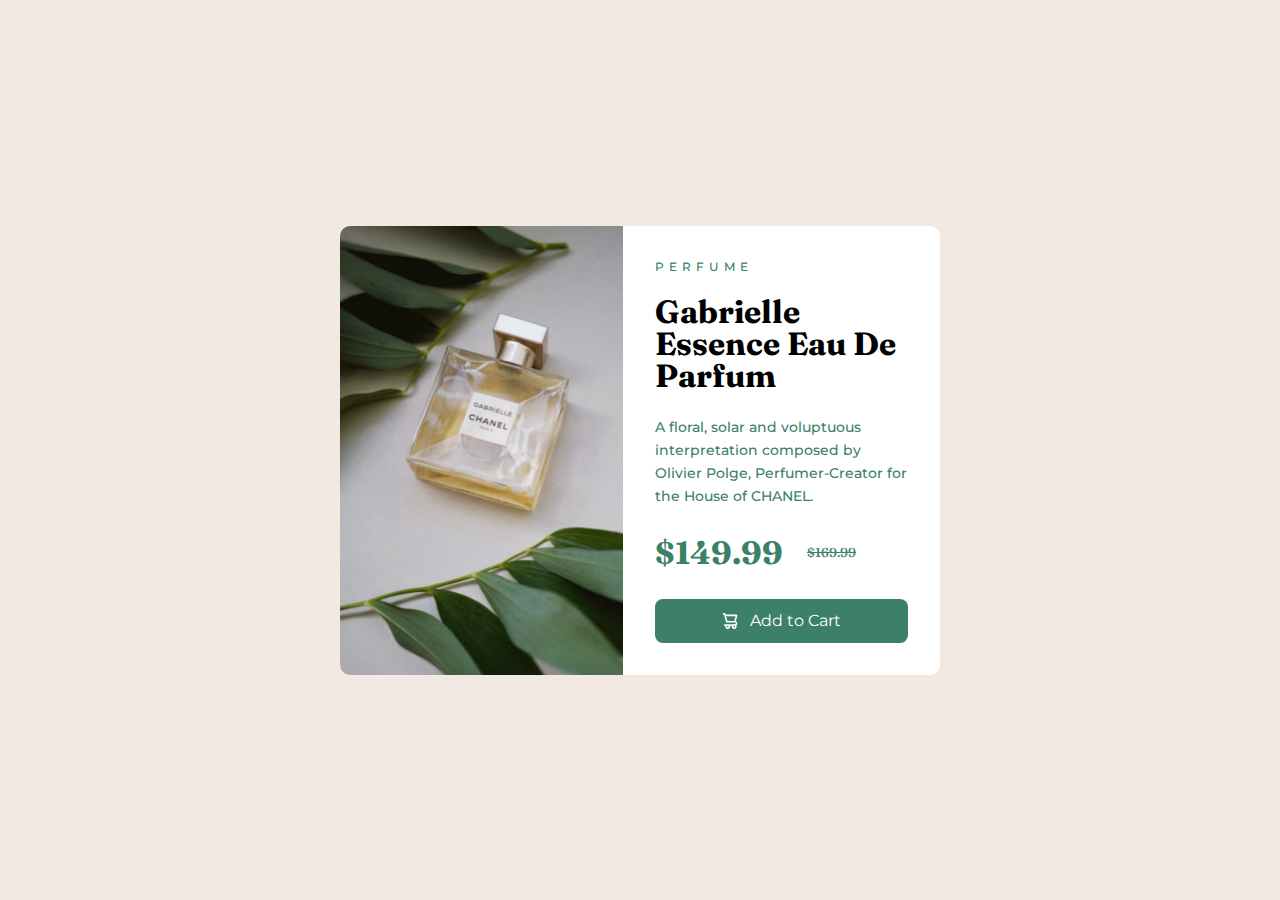
<file: index.html>
<!DOCTYPE html>
<html lang="en">
<head>
    <meta charset="UTF-8">
    <meta name="viewport" content="width=device-width, initial-scale=1.0">
    <title>product preview card component</title>
    <link rel="stylesheet" href="./style.css">
    <link href="https://fonts.googleapis.com/css2?family=Fraunces:ital,opsz,wght@0,9..144,100..900;1,9..144,100..900&family=Montserrat:ital@0;1&display=swap" rel="stylesheet">
    <link href="https://fonts.googleapis.com/css2?family=Montserrat:ital,wght@0,100..900;1,100..900&display=swap" rel="stylesheet">
</head>
<body>
    <main class="bg-Cream font-Montserrat text-base flex items-center justify-center min-h-screen">
        <article class="bg-White md:max-w-screen-card max-w-screen-mobile rounded-10 overflow-hidden flex flex-col md:flex-row box-border">
            <picture class="lg:w-1/2 w-full">
                <source media="(min-width: 768px)" srcset="img/image-product-desktop.jpg"/>
                <source media="(max-width: 768px)" srcset="img/image-product-mobile.jpg"/>
                <img src="images/image-product-mobile.jpg"
                     alt="produce image" class="w-full h-full object-cover"/>
            </picture>
            <div class="lg:w-1/2 w-full flex flex-col p-300">
                <span class="text-slogan text-Darkcyan">PERFUME</span>
                <h1 class="font-Fraunces text-heading md:mt-150 mt-100">Gabrielle Essence Eau De Parfum</h1>
                <p class="text-Darkcyan text-parag md:mt-200 mt-120">A floral, solar and voluptuous interpretation composed by Olivier Polge, Perfumer-Creator for the House of CHANEL.</p>
                <div class="flex items-center gap-200 text-Darkcyan font-Fraunces mt-250">
                    <span class="text-heading">$149.99</span>  <span class="text-disc line-through"> $169.99</span>
                </div>
                <div class="addtocart mt-270">
                    <a href="#" class="bg-Darkcyan hover:bg-Verydarkblue transition-all duration-300 flex flex-row  justify-center items-center text-White rounded-8 gap-100 py-90">
                        <img src="./img/icon-cart.svg" alt="">
                        <button>                        
                            Add to Cart
                        </button>
                    </a>
                </div>
            </div>
        </article>
    </main>
</body>
</html>
</file>
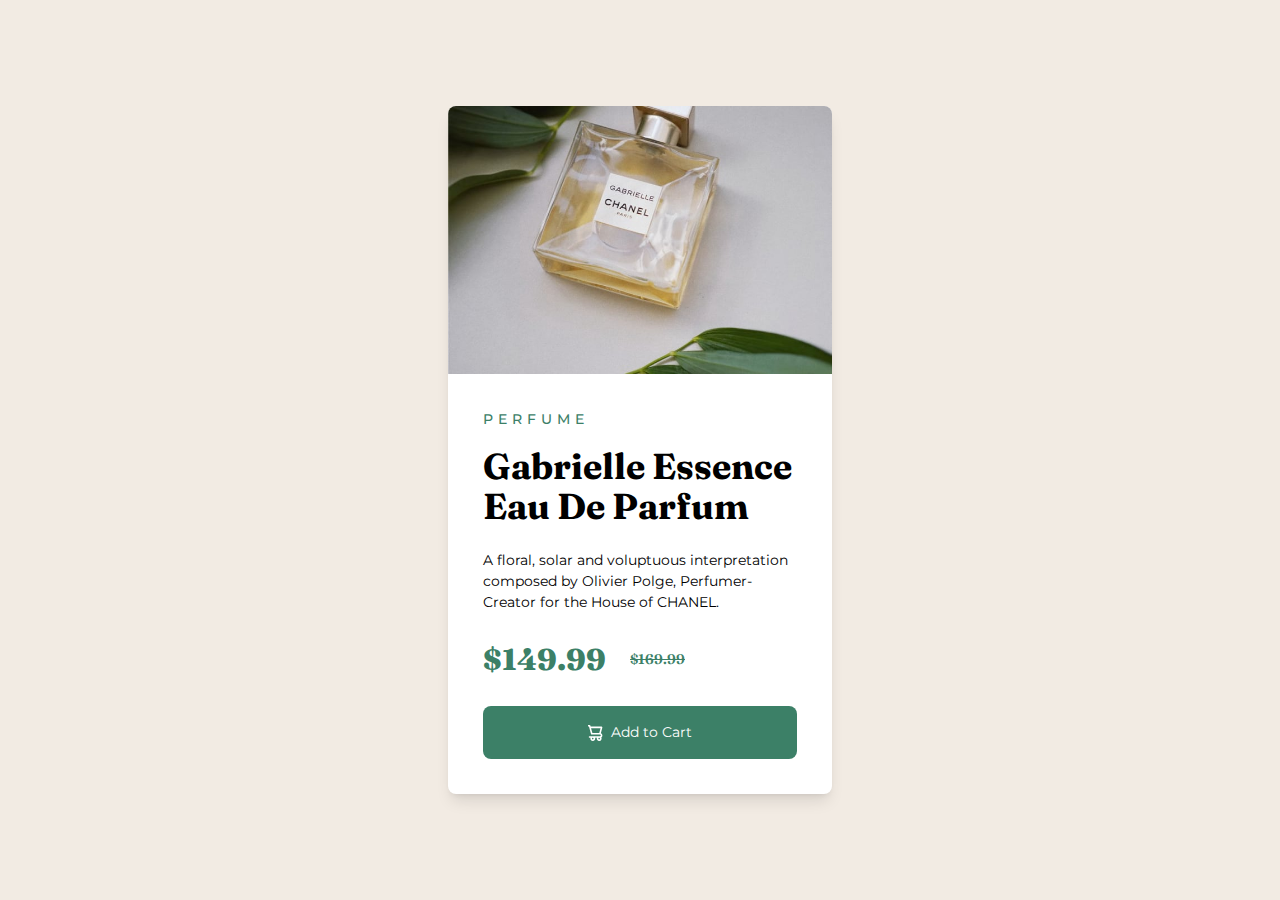
<file: src/index.html>
<!DOCTYPE html>
<html lang="en">
<head>
    <meta charset="UTF-8">
    <meta name="viewport" content="width=device-width, initial-scale=1.0">
    <title>product preview card component</title>
    <link rel="stylesheet" href="./style.css">
    <link href="https://fonts.googleapis.com/css2?family=Fraunces:ital,opsz,wght@0,9..144,100..900;1,9..144,100..900&family=Montserrat:ital@0;1&display=swap" rel="stylesheet">
</head>
<body class="bg-Cream font-Montserrat text-[14px] flex items-center justify-center min-h-screen box-border">
    <div class="card-container  w-full max-w-xs sm:max-w-sm lg:max-w-[600px] bg-White shadow-lg flex flex-col lg:flex-row relative rounded-lg overflow-hidden">
        <div class="image-content flex flex-1 ">
            <img class="w-full block lg:hidden" src="./img/image-product-mobile.jpg" alt="">
            <img class="w-full  hidden lg:block" src="./img/image-product-desktop.jpg" alt="">
        </div>
        <div class="text-content flex flex-1 flex-col box-border lg:max-w-[300px] p-[35px] gap-6">
            <div class="heading flex flex-col gap-4">
                <h2 class="tracking-[5px] uppercase text-Darkcyan font-medium">perfume</h2>
                <h1 class="font-Fraunces font-bold text-4xl">Gabrielle Essence Eau De Parfum</h1>
            </div>
            <div class="paragraph">
                A floral, solar and voluptuous interpretation composed by Olivier Polge, Perfumer-Creator for the House of CHANEL.
            </div>
            <div class="price flex items-center gap-6 text-Darkcyan font-Fraunces">
                <div class="correct-price font-extrabold text-[30px]">
                    <p>$149.99</p>
                </div>
                <div class="discount-price line-through font-semibold">
                    <p>$169.99</p>
                </div>
            </div>
            <div class="addtocart ">
                <a href="#" class="mx-w-[230px]  bg-Darkcyan hover:bg-Verydarkblue flex flex-row  justify-center items-center text-White rounded-lg gap-2 p-4 ">
                    <img src="./img/icon-cart.svg" alt="">
                    <button>                        
                        Add to Cart
                    </button>
                </a>
            </div>
        </div>
    </div>
</body>
</html>
</file>
<file: style.css>
/*! normalize.css v8.0.1 | MIT License | github.com/necolas/normalize.css */

/* Document
   ========================================================================== */

/**
 * 1. Correct the line height in all browsers.
 * 2. Prevent adjustments of font size after orientation changes in iOS.
 */

html {
  line-height: 1.15;
  /* 1 */
  -webkit-text-size-adjust: 100%;
  /* 2 */
}

/* Sections
   ========================================================================== */

/**
 * Remove the margin in all browsers.
 */

body {
  margin: 0;
}

/**
 * Render the `main` element consistently in IE.
 */

main {
  display: block;
}

/**
 * Correct the font size and margin on `h1` elements within `section` and
 * `article` contexts in Chrome, Firefox, and Safari.
 */

h1 {
  font-size: 2em;
  margin: 0.67em 0;
}

/* Grouping content
   ========================================================================== */

/**
 * 1. Add the correct box sizing in Firefox.
 * 2. Show the overflow in Edge and IE.
 */

hr {
  box-sizing: content-box;
  /* 1 */
  height: 0;
  /* 1 */
  overflow: visible;
  /* 2 */
}

/**
 * 1. Correct the inheritance and scaling of font size in all browsers.
 * 2. Correct the odd `em` font sizing in all browsers.
 */

pre {
  font-family: monospace, monospace;
  /* 1 */
  font-size: 1em;
  /* 2 */
}

/* Text-level semantics
   ========================================================================== */

/**
 * Remove the gray background on active links in IE 10.
 */

a {
  background-color: transparent;
}

/**
 * 1. Remove the bottom border in Chrome 57-
 * 2. Add the correct text decoration in Chrome, Edge, IE, Opera, and Safari.
 */

abbr[title] {
  border-bottom: none;
  /* 1 */
  text-decoration: underline;
  /* 2 */
  -webkit-text-decoration: underline dotted;
          text-decoration: underline dotted;
  /* 2 */
}

/**
 * Add the correct font weight in Chrome, Edge, and Safari.
 */

b,
strong {
  font-weight: bolder;
}

/**
 * 1. Correct the inheritance and scaling of font size in all browsers.
 * 2. Correct the odd `em` font sizing in all browsers.
 */

code,
kbd,
samp {
  font-family: monospace, monospace;
  /* 1 */
  font-size: 1em;
  /* 2 */
}

/**
 * Add the correct font size in all browsers.
 */

small {
  font-size: 80%;
}

/**
 * Prevent `sub` and `sup` elements from affecting the line height in
 * all browsers.
 */

sub,
sup {
  font-size: 75%;
  line-height: 0;
  position: relative;
  vertical-align: baseline;
}

sub {
  bottom: -0.25em;
}

sup {
  top: -0.5em;
}

/* Embedded content
   ========================================================================== */

/**
 * Remove the border on images inside links in IE 10.
 */

img {
  border-style: none;
}

/* Forms
   ========================================================================== */

/**
 * 1. Change the font styles in all browsers.
 * 2. Remove the margin in Firefox and Safari.
 */

button,
input,
optgroup,
select,
textarea {
  font-family: inherit;
  /* 1 */
  font-size: 100%;
  /* 1 */
  line-height: 1.15;
  /* 1 */
  margin: 0;
  /* 2 */
}

/**
 * Show the overflow in IE.
 * 1. Show the overflow in Edge.
 */

button,
input {
  /* 1 */
  overflow: visible;
}

/**
 * Remove the inheritance of text transform in Edge, Firefox, and IE.
 * 1. Remove the inheritance of text transform in Firefox.
 */

button,
select {
  /* 1 */
  text-transform: none;
}

/**
 * Correct the inability to style clickable types in iOS and Safari.
 */

button,
[type="button"],
[type="reset"],
[type="submit"] {
  -webkit-appearance: button;
}

/**
 * Remove the inner border and padding in Firefox.
 */

button::-moz-focus-inner,
[type="button"]::-moz-focus-inner,
[type="reset"]::-moz-focus-inner,
[type="submit"]::-moz-focus-inner {
  border-style: none;
  padding: 0;
}

/**
 * Restore the focus styles unset by the previous rule.
 */

button:-moz-focusring,
[type="button"]:-moz-focusring,
[type="reset"]:-moz-focusring,
[type="submit"]:-moz-focusring {
  outline: 1px dotted ButtonText;
}

/**
 * Correct the padding in Firefox.
 */

fieldset {
  padding: 0.35em 0.75em 0.625em;
}

/**
 * 1. Correct the text wrapping in Edge and IE.
 * 2. Correct the color inheritance from `fieldset` elements in IE.
 * 3. Remove the padding so developers are not caught out when they zero out
 *    `fieldset` elements in all browsers.
 */

legend {
  box-sizing: border-box;
  /* 1 */
  color: inherit;
  /* 2 */
  display: table;
  /* 1 */
  max-width: 100%;
  /* 1 */
  padding: 0;
  /* 3 */
  white-space: normal;
  /* 1 */
}

/**
 * Add the correct vertical alignment in Chrome, Firefox, and Opera.
 */

progress {
  vertical-align: baseline;
}

/**
 * Remove the default vertical scrollbar in IE 10+.
 */

textarea {
  overflow: auto;
}

/**
 * 1. Add the correct box sizing in IE 10.
 * 2. Remove the padding in IE 10.
 */

[type="checkbox"],
[type="radio"] {
  box-sizing: border-box;
  /* 1 */
  padding: 0;
  /* 2 */
}

/**
 * Correct the cursor style of increment and decrement buttons in Chrome.
 */

[type="number"]::-webkit-inner-spin-button,
[type="number"]::-webkit-outer-spin-button {
  height: auto;
}

/**
 * 1. Correct the odd appearance in Chrome and Safari.
 * 2. Correct the outline style in Safari.
 */

[type="search"] {
  -webkit-appearance: textfield;
  /* 1 */
  outline-offset: -2px;
  /* 2 */
}

/**
 * Remove the inner padding in Chrome and Safari on macOS.
 */

[type="search"]::-webkit-search-decoration {
  -webkit-appearance: none;
}

/**
 * 1. Correct the inability to style clickable types in iOS and Safari.
 * 2. Change font properties to `inherit` in Safari.
 */

::-webkit-file-upload-button {
  -webkit-appearance: button;
  /* 1 */
  font: inherit;
  /* 2 */
}

/* Interactive
   ========================================================================== */

/*
 * Add the correct display in Edge, IE 10+, and Firefox.
 */

details {
  display: block;
}

/*
 * Add the correct display in all browsers.
 */

summary {
  display: list-item;
}

/* Misc
   ========================================================================== */

/**
 * Add the correct display in IE 10+.
 */

template {
  display: none;
}

/**
 * Add the correct display in IE 10.
 */

[hidden] {
  display: none;
}

/*! tailwindcss v3.4.7 | MIT License | https://tailwindcss.com */

/*
1. Prevent padding and border from affecting element width. (https://github.com/mozdevs/cssremedy/issues/4)
2. Allow adding a border to an element by just adding a border-width. (https://github.com/tailwindcss/tailwindcss/pull/116)
*/

*,
::before,
::after {
  box-sizing: border-box;
  /* 1 */
  border-width: 0;
  /* 2 */
  border-style: solid;
  /* 2 */
  border-color: currentColor;
  /* 2 */
}

::before,
::after {
  --tw-content: '';
}

/*
1. Use a consistent sensible line-height in all browsers.
2. Prevent adjustments of font size after orientation changes in iOS.
3. Use a more readable tab size.
4. Use the user's configured `sans` font-family by default.
5. Use the user's configured `sans` font-feature-settings by default.
6. Use the user's configured `sans` font-variation-settings by default.
7. Disable tap highlights on iOS
*/

html,
:host {
  line-height: 1.5;
  /* 1 */
  -webkit-text-size-adjust: 100%;
  /* 2 */
  -moz-tab-size: 4;
  /* 3 */
  -o-tab-size: 4;
     tab-size: 4;
  /* 3 */
  font-family: ui-sans-serif, system-ui, sans-serif, "Apple Color Emoji", "Segoe UI Emoji", "Segoe UI Symbol", "Noto Color Emoji";
  /* 4 */
  font-feature-settings: normal;
  /* 5 */
  font-variation-settings: normal;
  /* 6 */
  -webkit-tap-highlight-color: transparent;
  /* 7 */
}

/*
1. Remove the margin in all browsers.
2. Inherit line-height from `html` so users can set them as a class directly on the `html` element.
*/

body {
  margin: 0;
  /* 1 */
  line-height: inherit;
  /* 2 */
}

/*
1. Add the correct height in Firefox.
2. Correct the inheritance of border color in Firefox. (https://bugzilla.mozilla.org/show_bug.cgi?id=190655)
3. Ensure horizontal rules are visible by default.
*/

hr {
  height: 0;
  /* 1 */
  color: inherit;
  /* 2 */
  border-top-width: 1px;
  /* 3 */
}

/*
Add the correct text decoration in Chrome, Edge, and Safari.
*/

abbr:where([title]) {
  -webkit-text-decoration: underline dotted;
          text-decoration: underline dotted;
}

/*
Remove the default font size and weight for headings.
*/

h1,
h2,
h3,
h4,
h5,
h6 {
  font-size: inherit;
  font-weight: inherit;
}

/*
Reset links to optimize for opt-in styling instead of opt-out.
*/

a {
  color: inherit;
  text-decoration: inherit;
}

/*
Add the correct font weight in Edge and Safari.
*/

b,
strong {
  font-weight: bolder;
}

/*
1. Use the user's configured `mono` font-family by default.
2. Use the user's configured `mono` font-feature-settings by default.
3. Use the user's configured `mono` font-variation-settings by default.
4. Correct the odd `em` font sizing in all browsers.
*/

code,
kbd,
samp,
pre {
  font-family: ui-monospace, SFMono-Regular, Menlo, Monaco, Consolas, "Liberation Mono", "Courier New", monospace;
  /* 1 */
  font-feature-settings: normal;
  /* 2 */
  font-variation-settings: normal;
  /* 3 */
  font-size: 1em;
  /* 4 */
}

/*
Add the correct font size in all browsers.
*/

small {
  font-size: 80%;
}

/*
Prevent `sub` and `sup` elements from affecting the line height in all browsers.
*/

sub,
sup {
  font-size: 75%;
  line-height: 0;
  position: relative;
  vertical-align: baseline;
}

sub {
  bottom: -0.25em;
}

sup {
  top: -0.5em;
}

/*
1. Remove text indentation from table contents in Chrome and Safari. (https://bugs.chromium.org/p/chromium/issues/detail?id=999088, https://bugs.webkit.org/show_bug.cgi?id=201297)
2. Correct table border color inheritance in all Chrome and Safari. (https://bugs.chromium.org/p/chromium/issues/detail?id=935729, https://bugs.webkit.org/show_bug.cgi?id=195016)
3. Remove gaps between table borders by default.
*/

table {
  text-indent: 0;
  /* 1 */
  border-color: inherit;
  /* 2 */
  border-collapse: collapse;
  /* 3 */
}

/*
1. Change the font styles in all browsers.
2. Remove the margin in Firefox and Safari.
3. Remove default padding in all browsers.
*/

button,
input,
optgroup,
select,
textarea {
  font-family: inherit;
  /* 1 */
  font-feature-settings: inherit;
  /* 1 */
  font-variation-settings: inherit;
  /* 1 */
  font-size: 100%;
  /* 1 */
  font-weight: inherit;
  /* 1 */
  line-height: inherit;
  /* 1 */
  letter-spacing: inherit;
  /* 1 */
  color: inherit;
  /* 1 */
  margin: 0;
  /* 2 */
  padding: 0;
  /* 3 */
}

/*
Remove the inheritance of text transform in Edge and Firefox.
*/

button,
select {
  text-transform: none;
}

/*
1. Correct the inability to style clickable types in iOS and Safari.
2. Remove default button styles.
*/

button,
input:where([type='button']),
input:where([type='reset']),
input:where([type='submit']) {
  -webkit-appearance: button;
  /* 1 */
  background-color: transparent;
  /* 2 */
  background-image: none;
  /* 2 */
}

/*
Use the modern Firefox focus style for all focusable elements.
*/

:-moz-focusring {
  outline: auto;
}

/*
Remove the additional `:invalid` styles in Firefox. (https://github.com/mozilla/gecko-dev/blob/2f9eacd9d3d995c937b4251a5557d95d494c9be1/layout/style/res/forms.css#L728-L737)
*/

:-moz-ui-invalid {
  box-shadow: none;
}

/*
Add the correct vertical alignment in Chrome and Firefox.
*/

progress {
  vertical-align: baseline;
}

/*
Correct the cursor style of increment and decrement buttons in Safari.
*/

::-webkit-inner-spin-button,
::-webkit-outer-spin-button {
  height: auto;
}

/*
1. Correct the odd appearance in Chrome and Safari.
2. Correct the outline style in Safari.
*/

[type='search'] {
  -webkit-appearance: textfield;
  /* 1 */
  outline-offset: -2px;
  /* 2 */
}

/*
Remove the inner padding in Chrome and Safari on macOS.
*/

::-webkit-search-decoration {
  -webkit-appearance: none;
}

/*
1. Correct the inability to style clickable types in iOS and Safari.
2. Change font properties to `inherit` in Safari.
*/

::-webkit-file-upload-button {
  -webkit-appearance: button;
  /* 1 */
  font: inherit;
  /* 2 */
}

/*
Add the correct display in Chrome and Safari.
*/

summary {
  display: list-item;
}

/*
Removes the default spacing and border for appropriate elements.
*/

blockquote,
dl,
dd,
h1,
h2,
h3,
h4,
h5,
h6,
hr,
figure,
p,
pre {
  margin: 0;
}

fieldset {
  margin: 0;
  padding: 0;
}

legend {
  padding: 0;
}

ol,
ul,
menu {
  list-style: none;
  margin: 0;
  padding: 0;
}

/*
Reset default styling for dialogs.
*/

dialog {
  padding: 0;
}

/*
Prevent resizing textareas horizontally by default.
*/

textarea {
  resize: vertical;
}

/*
1. Reset the default placeholder opacity in Firefox. (https://github.com/tailwindlabs/tailwindcss/issues/3300)
2. Set the default placeholder color to the user's configured gray 400 color.
*/

input::-moz-placeholder, textarea::-moz-placeholder {
  opacity: 1;
  /* 1 */
  color: #9ca3af;
  /* 2 */
}

input::placeholder,
textarea::placeholder {
  opacity: 1;
  /* 1 */
  color: #9ca3af;
  /* 2 */
}

/*
Set the default cursor for buttons.
*/

button,
[role="button"] {
  cursor: pointer;
}

/*
Make sure disabled buttons don't get the pointer cursor.
*/

:disabled {
  cursor: default;
}

/*
1. Make replaced elements `display: block` by default. (https://github.com/mozdevs/cssremedy/issues/14)
2. Add `vertical-align: middle` to align replaced elements more sensibly by default. (https://github.com/jensimmons/cssremedy/issues/14#issuecomment-634934210)
   This can trigger a poorly considered lint error in some tools but is included by design.
*/

img,
svg,
video,
canvas,
audio,
iframe,
embed,
object {
  display: block;
  /* 1 */
  vertical-align: middle;
  /* 2 */
}

/*
Constrain images and videos to the parent width and preserve their intrinsic aspect ratio. (https://github.com/mozdevs/cssremedy/issues/14)
*/

img,
video {
  max-width: 100%;
  height: auto;
}

/* Make elements with the HTML hidden attribute stay hidden by default */

[hidden] {
  display: none;
}

*, ::before, ::after {
  --tw-border-spacing-x: 0;
  --tw-border-spacing-y: 0;
  --tw-translate-x: 0;
  --tw-translate-y: 0;
  --tw-rotate: 0;
  --tw-skew-x: 0;
  --tw-skew-y: 0;
  --tw-scale-x: 1;
  --tw-scale-y: 1;
  --tw-pan-x:  ;
  --tw-pan-y:  ;
  --tw-pinch-zoom:  ;
  --tw-scroll-snap-strictness: proximity;
  --tw-gradient-from-position:  ;
  --tw-gradient-via-position:  ;
  --tw-gradient-to-position:  ;
  --tw-ordinal:  ;
  --tw-slashed-zero:  ;
  --tw-numeric-figure:  ;
  --tw-numeric-spacing:  ;
  --tw-numeric-fraction:  ;
  --tw-ring-inset:  ;
  --tw-ring-offset-width: 0px;
  --tw-ring-offset-color: #fff;
  --tw-ring-color: rgb(59 130 246 / 0.5);
  --tw-ring-offset-shadow: 0 0 #0000;
  --tw-ring-shadow: 0 0 #0000;
  --tw-shadow: 0 0 #0000;
  --tw-shadow-colored: 0 0 #0000;
  --tw-blur:  ;
  --tw-brightness:  ;
  --tw-contrast:  ;
  --tw-grayscale:  ;
  --tw-hue-rotate:  ;
  --tw-invert:  ;
  --tw-saturate:  ;
  --tw-sepia:  ;
  --tw-drop-shadow:  ;
  --tw-backdrop-blur:  ;
  --tw-backdrop-brightness:  ;
  --tw-backdrop-contrast:  ;
  --tw-backdrop-grayscale:  ;
  --tw-backdrop-hue-rotate:  ;
  --tw-backdrop-invert:  ;
  --tw-backdrop-opacity:  ;
  --tw-backdrop-saturate:  ;
  --tw-backdrop-sepia:  ;
  --tw-contain-size:  ;
  --tw-contain-layout:  ;
  --tw-contain-paint:  ;
  --tw-contain-style:  ;
}

::backdrop {
  --tw-border-spacing-x: 0;
  --tw-border-spacing-y: 0;
  --tw-translate-x: 0;
  --tw-translate-y: 0;
  --tw-rotate: 0;
  --tw-skew-x: 0;
  --tw-skew-y: 0;
  --tw-scale-x: 1;
  --tw-scale-y: 1;
  --tw-pan-x:  ;
  --tw-pan-y:  ;
  --tw-pinch-zoom:  ;
  --tw-scroll-snap-strictness: proximity;
  --tw-gradient-from-position:  ;
  --tw-gradient-via-position:  ;
  --tw-gradient-to-position:  ;
  --tw-ordinal:  ;
  --tw-slashed-zero:  ;
  --tw-numeric-figure:  ;
  --tw-numeric-spacing:  ;
  --tw-numeric-fraction:  ;
  --tw-ring-inset:  ;
  --tw-ring-offset-width: 0px;
  --tw-ring-offset-color: #fff;
  --tw-ring-color: rgb(59 130 246 / 0.5);
  --tw-ring-offset-shadow: 0 0 #0000;
  --tw-ring-shadow: 0 0 #0000;
  --tw-shadow: 0 0 #0000;
  --tw-shadow-colored: 0 0 #0000;
  --tw-blur:  ;
  --tw-brightness:  ;
  --tw-contrast:  ;
  --tw-grayscale:  ;
  --tw-hue-rotate:  ;
  --tw-invert:  ;
  --tw-saturate:  ;
  --tw-sepia:  ;
  --tw-drop-shadow:  ;
  --tw-backdrop-blur:  ;
  --tw-backdrop-brightness:  ;
  --tw-backdrop-contrast:  ;
  --tw-backdrop-grayscale:  ;
  --tw-backdrop-hue-rotate:  ;
  --tw-backdrop-invert:  ;
  --tw-backdrop-opacity:  ;
  --tw-backdrop-saturate:  ;
  --tw-backdrop-sepia:  ;
  --tw-contain-size:  ;
  --tw-contain-layout:  ;
  --tw-contain-paint:  ;
  --tw-contain-style:  ;
}

.mt-100 {
  margin-top: 12px;
}

.mt-120 {
  margin-top: 16px;
}

.mt-250 {
  margin-top: 29px;
}

.mt-270 {
  margin-top: 30px;
}

.box-border {
  box-sizing: border-box;
}

.flex {
  display: flex;
}

.h-full {
  height: 100%;
}

.min-h-screen {
  min-height: 100vh;
}

.w-full {
  width: 100%;
}

.max-w-screen-mobile {
  max-width: 343px;
}

.flex-row {
  flex-direction: row;
}

.flex-col {
  flex-direction: column;
}

.items-center {
  align-items: center;
}

.justify-center {
  justify-content: center;
}

.gap-100 {
  gap: 12px;
}

.gap-200 {
  gap: 24px;
}

.overflow-hidden {
  overflow: hidden;
}

.rounded-10 {
  border-radius: 10px;
}

.rounded-8 {
  border-radius: 8px;
}

.bg-Cream {
  --tw-bg-opacity: 1;
  background-color: rgb(242 234 226 / var(--tw-bg-opacity));
}

.bg-Darkcyan {
  --tw-bg-opacity: 1;
  background-color: hsl(158 36% 37% / var(--tw-bg-opacity));
}

.bg-White {
  --tw-bg-opacity: 1;
  background-color: rgb(255 255 255 / var(--tw-bg-opacity));
}

.object-cover {
  -o-object-fit: cover;
     object-fit: cover;
}

.p-300 {
  padding: 32px;
}

.py-90 {
  padding-top: 10px;
  padding-bottom: 10px;
}

.font-Fraunces {
  font-family: Fraunces, sans;
}

.font-Montserrat {
  font-family: Montserrat, sans;
}

.text-disc {
  font-size: 13px;
  line-height: 23px;
  letter-spacing: 0px;
  font-weight: 500;
}

.text-heading {
  font-size: 32px;
  line-height: 32px;
  letter-spacing: 0px;
  font-weight: 700;
}

.text-parag {
  font-size: 14px;
  line-height: 23px;
  letter-spacing: 0px;
  font-weight: 500;
}

.text-slogan {
  font-size: 12px;
  line-height: auto;
  letter-spacing: 5px;
  font-weight: 500;
}

.text-Darkcyan {
  --tw-text-opacity: 1;
  color: hsl(158 36% 37% / var(--tw-text-opacity));
}

.text-White {
  --tw-text-opacity: 1;
  color: rgb(255 255 255 / var(--tw-text-opacity));
}

.line-through {
  text-decoration-line: line-through;
}

.transition-all {
  transition-property: all;
  transition-timing-function: cubic-bezier(0.4, 0, 0.2, 1);
  transition-duration: 150ms;
}

.duration-300 {
  transition-duration: 300ms;
}

.hover\:bg-Verydarkblue:hover {
  --tw-bg-opacity: 1;
  background-color: rgb(28 35 43 / var(--tw-bg-opacity));
}

@media (min-width: 768px) {
  .md\:mt-150 {
    margin-top: 20px;
  }

  .md\:mt-200 {
    margin-top: 24px;
  }

  .md\:max-w-screen-card {
    max-width: 600px;
  }

  .md\:flex-row {
    flex-direction: row;
  }
}

@media (min-width: 1440px) {
  .lg\:w-1\/2 {
    width: 50%;
  }
}
</file>
<file: src/style.css>
/*
! tailwindcss v3.4.3 | MIT License | https://tailwindcss.com
*/

/*
1. Prevent padding and border from affecting element width. (https://github.com/mozdevs/cssremedy/issues/4)
2. Allow adding a border to an element by just adding a border-width. (https://github.com/tailwindcss/tailwindcss/pull/116)
*/

*,
::before,
::after {
  box-sizing: border-box;
  /* 1 */
  border-width: 0;
  /* 2 */
  border-style: solid;
  /* 2 */
  border-color: currentColor;
  /* 2 */
}

::before,
::after {
  --tw-content: '';
}

/*
1. Use a consistent sensible line-height in all browsers.
2. Prevent adjustments of font size after orientation changes in iOS.
3. Use a more readable tab size.
4. Use the user's configured `sans` font-family by default.
5. Use the user's configured `sans` font-feature-settings by default.
6. Use the user's configured `sans` font-variation-settings by default.
7. Disable tap highlights on iOS
*/

html,
:host {
  line-height: 1.5;
  /* 1 */
  -webkit-text-size-adjust: 100%;
  /* 2 */
  -moz-tab-size: 4;
  /* 3 */
  -o-tab-size: 4;
     tab-size: 4;
  /* 3 */
  font-family: ui-sans-serif, system-ui, sans-serif, "Apple Color Emoji", "Segoe UI Emoji", "Segoe UI Symbol", "Noto Color Emoji";
  /* 4 */
  font-feature-settings: normal;
  /* 5 */
  font-variation-settings: normal;
  /* 6 */
  -webkit-tap-highlight-color: transparent;
  /* 7 */
}

/*
1. Remove the margin in all browsers.
2. Inherit line-height from `html` so users can set them as a class directly on the `html` element.
*/

body {
  margin: 0;
  /* 1 */
  line-height: inherit;
  /* 2 */
}

/*
1. Add the correct height in Firefox.
2. Correct the inheritance of border color in Firefox. (https://bugzilla.mozilla.org/show_bug.cgi?id=190655)
3. Ensure horizontal rules are visible by default.
*/

hr {
  height: 0;
  /* 1 */
  color: inherit;
  /* 2 */
  border-top-width: 1px;
  /* 3 */
}

/*
Add the correct text decoration in Chrome, Edge, and Safari.
*/

abbr:where([title]) {
  -webkit-text-decoration: underline dotted;
          text-decoration: underline dotted;
}

/*
Remove the default font size and weight for headings.
*/

h1,
h2,
h3,
h4,
h5,
h6 {
  font-size: inherit;
  font-weight: inherit;
}

/*
Reset links to optimize for opt-in styling instead of opt-out.
*/

a {
  color: inherit;
  text-decoration: inherit;
}

/*
Add the correct font weight in Edge and Safari.
*/

b,
strong {
  font-weight: bolder;
}

/*
1. Use the user's configured `mono` font-family by default.
2. Use the user's configured `mono` font-feature-settings by default.
3. Use the user's configured `mono` font-variation-settings by default.
4. Correct the odd `em` font sizing in all browsers.
*/

code,
kbd,
samp,
pre {
  font-family: ui-monospace, SFMono-Regular, Menlo, Monaco, Consolas, "Liberation Mono", "Courier New", monospace;
  /* 1 */
  font-feature-settings: normal;
  /* 2 */
  font-variation-settings: normal;
  /* 3 */
  font-size: 1em;
  /* 4 */
}

/*
Add the correct font size in all browsers.
*/

small {
  font-size: 80%;
}

/*
Prevent `sub` and `sup` elements from affecting the line height in all browsers.
*/

sub,
sup {
  font-size: 75%;
  line-height: 0;
  position: relative;
  vertical-align: baseline;
}

sub {
  bottom: -0.25em;
}

sup {
  top: -0.5em;
}

/*
1. Remove text indentation from table contents in Chrome and Safari. (https://bugs.chromium.org/p/chromium/issues/detail?id=999088, https://bugs.webkit.org/show_bug.cgi?id=201297)
2. Correct table border color inheritance in all Chrome and Safari. (https://bugs.chromium.org/p/chromium/issues/detail?id=935729, https://bugs.webkit.org/show_bug.cgi?id=195016)
3. Remove gaps between table borders by default.
*/

table {
  text-indent: 0;
  /* 1 */
  border-color: inherit;
  /* 2 */
  border-collapse: collapse;
  /* 3 */
}

/*
1. Change the font styles in all browsers.
2. Remove the margin in Firefox and Safari.
3. Remove default padding in all browsers.
*/

button,
input,
optgroup,
select,
textarea {
  font-family: inherit;
  /* 1 */
  font-feature-settings: inherit;
  /* 1 */
  font-variation-settings: inherit;
  /* 1 */
  font-size: 100%;
  /* 1 */
  font-weight: inherit;
  /* 1 */
  line-height: inherit;
  /* 1 */
  letter-spacing: inherit;
  /* 1 */
  color: inherit;
  /* 1 */
  margin: 0;
  /* 2 */
  padding: 0;
  /* 3 */
}

/*
Remove the inheritance of text transform in Edge and Firefox.
*/

button,
select {
  text-transform: none;
}

/*
1. Correct the inability to style clickable types in iOS and Safari.
2. Remove default button styles.
*/

button,
input:where([type='button']),
input:where([type='reset']),
input:where([type='submit']) {
  -webkit-appearance: button;
  /* 1 */
  background-color: transparent;
  /* 2 */
  background-image: none;
  /* 2 */
}

/*
Use the modern Firefox focus style for all focusable elements.
*/

:-moz-focusring {
  outline: auto;
}

/*
Remove the additional `:invalid` styles in Firefox. (https://github.com/mozilla/gecko-dev/blob/2f9eacd9d3d995c937b4251a5557d95d494c9be1/layout/style/res/forms.css#L728-L737)
*/

:-moz-ui-invalid {
  box-shadow: none;
}

/*
Add the correct vertical alignment in Chrome and Firefox.
*/

progress {
  vertical-align: baseline;
}

/*
Correct the cursor style of increment and decrement buttons in Safari.
*/

::-webkit-inner-spin-button,
::-webkit-outer-spin-button {
  height: auto;
}

/*
1. Correct the odd appearance in Chrome and Safari.
2. Correct the outline style in Safari.
*/

[type='search'] {
  -webkit-appearance: textfield;
  /* 1 */
  outline-offset: -2px;
  /* 2 */
}

/*
Remove the inner padding in Chrome and Safari on macOS.
*/

::-webkit-search-decoration {
  -webkit-appearance: none;
}

/*
1. Correct the inability to style clickable types in iOS and Safari.
2. Change font properties to `inherit` in Safari.
*/

::-webkit-file-upload-button {
  -webkit-appearance: button;
  /* 1 */
  font: inherit;
  /* 2 */
}

/*
Add the correct display in Chrome and Safari.
*/

summary {
  display: list-item;
}

/*
Removes the default spacing and border for appropriate elements.
*/

blockquote,
dl,
dd,
h1,
h2,
h3,
h4,
h5,
h6,
hr,
figure,
p,
pre {
  margin: 0;
}

fieldset {
  margin: 0;
  padding: 0;
}

legend {
  padding: 0;
}

ol,
ul,
menu {
  list-style: none;
  margin: 0;
  padding: 0;
}

/*
Reset default styling for dialogs.
*/

dialog {
  padding: 0;
}

/*
Prevent resizing textareas horizontally by default.
*/

textarea {
  resize: vertical;
}

/*
1. Reset the default placeholder opacity in Firefox. (https://github.com/tailwindlabs/tailwindcss/issues/3300)
2. Set the default placeholder color to the user's configured gray 400 color.
*/

input::-moz-placeholder, textarea::-moz-placeholder {
  opacity: 1;
  /* 1 */
  color: #9ca3af;
  /* 2 */
}

input::placeholder,
textarea::placeholder {
  opacity: 1;
  /* 1 */
  color: #9ca3af;
  /* 2 */
}

/*
Set the default cursor for buttons.
*/

button,
[role="button"] {
  cursor: pointer;
}

/*
Make sure disabled buttons don't get the pointer cursor.
*/

:disabled {
  cursor: default;
}

/*
1. Make replaced elements `display: block` by default. (https://github.com/mozdevs/cssremedy/issues/14)
2. Add `vertical-align: middle` to align replaced elements more sensibly by default. (https://github.com/jensimmons/cssremedy/issues/14#issuecomment-634934210)
   This can trigger a poorly considered lint error in some tools but is included by design.
*/

img,
svg,
video,
canvas,
audio,
iframe,
embed,
object {
  display: block;
  /* 1 */
  vertical-align: middle;
  /* 2 */
}

/*
Constrain images and videos to the parent width and preserve their intrinsic aspect ratio. (https://github.com/mozdevs/cssremedy/issues/14)
*/

img,
video {
  max-width: 100%;
  height: auto;
}

/* Make elements with the HTML hidden attribute stay hidden by default */

[hidden] {
  display: none;
}

*, ::before, ::after {
  --tw-border-spacing-x: 0;
  --tw-border-spacing-y: 0;
  --tw-translate-x: 0;
  --tw-translate-y: 0;
  --tw-rotate: 0;
  --tw-skew-x: 0;
  --tw-skew-y: 0;
  --tw-scale-x: 1;
  --tw-scale-y: 1;
  --tw-pan-x:  ;
  --tw-pan-y:  ;
  --tw-pinch-zoom:  ;
  --tw-scroll-snap-strictness: proximity;
  --tw-gradient-from-position:  ;
  --tw-gradient-via-position:  ;
  --tw-gradient-to-position:  ;
  --tw-ordinal:  ;
  --tw-slashed-zero:  ;
  --tw-numeric-figure:  ;
  --tw-numeric-spacing:  ;
  --tw-numeric-fraction:  ;
  --tw-ring-inset:  ;
  --tw-ring-offset-width: 0px;
  --tw-ring-offset-color: #fff;
  --tw-ring-color: rgb(59 130 246 / 0.5);
  --tw-ring-offset-shadow: 0 0 #0000;
  --tw-ring-shadow: 0 0 #0000;
  --tw-shadow: 0 0 #0000;
  --tw-shadow-colored: 0 0 #0000;
  --tw-blur:  ;
  --tw-brightness:  ;
  --tw-contrast:  ;
  --tw-grayscale:  ;
  --tw-hue-rotate:  ;
  --tw-invert:  ;
  --tw-saturate:  ;
  --tw-sepia:  ;
  --tw-drop-shadow:  ;
  --tw-backdrop-blur:  ;
  --tw-backdrop-brightness:  ;
  --tw-backdrop-contrast:  ;
  --tw-backdrop-grayscale:  ;
  --tw-backdrop-hue-rotate:  ;
  --tw-backdrop-invert:  ;
  --tw-backdrop-opacity:  ;
  --tw-backdrop-saturate:  ;
  --tw-backdrop-sepia:  ;
  --tw-contain-size:  ;
  --tw-contain-layout:  ;
  --tw-contain-paint:  ;
  --tw-contain-style:  ;
}

::backdrop {
  --tw-border-spacing-x: 0;
  --tw-border-spacing-y: 0;
  --tw-translate-x: 0;
  --tw-translate-y: 0;
  --tw-rotate: 0;
  --tw-skew-x: 0;
  --tw-skew-y: 0;
  --tw-scale-x: 1;
  --tw-scale-y: 1;
  --tw-pan-x:  ;
  --tw-pan-y:  ;
  --tw-pinch-zoom:  ;
  --tw-scroll-snap-strictness: proximity;
  --tw-gradient-from-position:  ;
  --tw-gradient-via-position:  ;
  --tw-gradient-to-position:  ;
  --tw-ordinal:  ;
  --tw-slashed-zero:  ;
  --tw-numeric-figure:  ;
  --tw-numeric-spacing:  ;
  --tw-numeric-fraction:  ;
  --tw-ring-inset:  ;
  --tw-ring-offset-width: 0px;
  --tw-ring-offset-color: #fff;
  --tw-ring-color: rgb(59 130 246 / 0.5);
  --tw-ring-offset-shadow: 0 0 #0000;
  --tw-ring-shadow: 0 0 #0000;
  --tw-shadow: 0 0 #0000;
  --tw-shadow-colored: 0 0 #0000;
  --tw-blur:  ;
  --tw-brightness:  ;
  --tw-contrast:  ;
  --tw-grayscale:  ;
  --tw-hue-rotate:  ;
  --tw-invert:  ;
  --tw-saturate:  ;
  --tw-sepia:  ;
  --tw-drop-shadow:  ;
  --tw-backdrop-blur:  ;
  --tw-backdrop-brightness:  ;
  --tw-backdrop-contrast:  ;
  --tw-backdrop-grayscale:  ;
  --tw-backdrop-hue-rotate:  ;
  --tw-backdrop-invert:  ;
  --tw-backdrop-opacity:  ;
  --tw-backdrop-saturate:  ;
  --tw-backdrop-sepia:  ;
  --tw-contain-size:  ;
  --tw-contain-layout:  ;
  --tw-contain-paint:  ;
  --tw-contain-style:  ;
}

.relative {
  position: relative;
}

.m-9 {
  margin: 2.25rem;
}

.m-8 {
  margin: 2rem;
}

.m-\[35px\] {
  margin: 35px;
}

.mx-8 {
  margin-left: 2rem;
  margin-right: 2rem;
}

.mr-8 {
  margin-right: 2rem;
}

.mr-6 {
  margin-right: 1.5rem;
}

.ml-6 {
  margin-left: 1.5rem;
}

.ml-8 {
  margin-left: 2rem;
}

.mr-7 {
  margin-right: 1.75rem;
}

.box-border {
  box-sizing: border-box;
}

.block {
  display: block;
}

.flex {
  display: flex;
}

.hidden {
  display: none;
}

.min-h-screen {
  min-height: 100vh;
}

.w-full {
  width: 100%;
}

.max-w-xs {
  max-width: 20rem;
}

.max-w-\[300px\] {
  max-width: 300px;
}

.flex-1 {
  flex: 1 1 0%;
}

.flex-row {
  flex-direction: row;
}

.flex-col {
  flex-direction: column;
}

.items-center {
  align-items: center;
}

.justify-center {
  justify-content: center;
}

.gap-6 {
  gap: 1.5rem;
}

.gap-4 {
  gap: 1rem;
}

.gap-8 {
  gap: 2rem;
}

.gap-10 {
  gap: 2.5rem;
}

.gap-3 {
  gap: 0.75rem;
}

.gap-2 {
  gap: 0.5rem;
}

.overflow-hidden {
  overflow: hidden;
}

.rounded-lg {
  border-radius: 0.5rem;
}

.rounded-r-lg {
  border-top-right-radius: 0.5rem;
  border-bottom-right-radius: 0.5rem;
}

.rounded-l-lg {
  border-top-left-radius: 0.5rem;
  border-bottom-left-radius: 0.5rem;
}

.rounded-bl-none {
  border-bottom-left-radius: 0px;
}

.rounded-br-none {
  border-bottom-right-radius: 0px;
}

.rounded-tl-lg {
  border-top-left-radius: 0.5rem;
}

.rounded-tr-lg {
  border-top-right-radius: 0.5rem;
}

.rounded-bl-lg {
  border-bottom-left-radius: 0.5rem;
}

.rounded-br-lg {
  border-bottom-right-radius: 0.5rem;
}

.rounded-tl-none {
  border-top-left-radius: 0px;
}

.rounded-tr-none {
  border-top-right-radius: 0px;
}

.border-r-8 {
  border-right-width: 8px;
}

.bg-Cream {
  --tw-bg-opacity: 1;
  background-color: hsl(30 38% 92% / var(--tw-bg-opacity));
}

.bg-White {
  --tw-bg-opacity: 1;
  background-color: hsl(0 0% 100% / var(--tw-bg-opacity));
}

.bg-Darkcyan {
  --tw-bg-opacity: 1;
  background-color: hsl(158 36% 37% / var(--tw-bg-opacity));
}

.bg-cover {
  background-size: cover;
}

.bg-no-repeat {
  background-repeat: no-repeat;
}

.object-contain {
  -o-object-fit: contain;
     object-fit: contain;
}

.object-cover {
  -o-object-fit: cover;
     object-fit: cover;
}

.object-fill {
  -o-object-fit: fill;
     object-fit: fill;
}

.object-none {
  -o-object-fit: none;
     object-fit: none;
}

.object-left {
  -o-object-position: left;
     object-position: left;
}

.p-\[35px\] {
  padding: 35px;
}

.p-8 {
  padding: 2rem;
}

.p-7 {
  padding: 1.75rem;
}

.p-10 {
  padding: 2.5rem;
}

.p-9 {
  padding: 2.25rem;
}

.p-\[35\] {
  padding: 35;
}

.p-6 {
  padding: 1.5rem;
}

.p-4 {
  padding: 1rem;
}

.px-8 {
  padding-left: 2rem;
  padding-right: 2rem;
}

.py-8 {
  padding-top: 2rem;
  padding-bottom: 2rem;
}

.pl-7 {
  padding-left: 1.75rem;
}

.pr-7 {
  padding-right: 1.75rem;
}

.font-Montserrat {
  font-family: Montserrat, sans;
}

.font-Fraunces {
  font-family: Fraunces, sans-serif;
}

.text-\[14px\] {
  font-size: 14px;
}

.text-lg {
  font-size: 1.125rem;
  line-height: 1.75rem;
}

.text-4xl {
  font-size: 2.25rem;
  line-height: 2.5rem;
}

.text-6xl {
  font-size: 3.75rem;
  line-height: 1;
}

.text-xl {
  font-size: 1.25rem;
  line-height: 1.75rem;
}

.text-8xl {
  font-size: 6rem;
  line-height: 1;
}

.text-\[50px\] {
  font-size: 50px;
}

.text-\[30px\] {
  font-size: 30px;
}

.font-bold {
  font-weight: 700;
}

.font-medium {
  font-weight: 500;
}

.font-extrabold {
  font-weight: 800;
}

.font-black {
  font-weight: 900;
}

.font-semibold {
  font-weight: 600;
}

.uppercase {
  text-transform: uppercase;
}

.tracking-wide {
  letter-spacing: 0.025em;
}

.tracking-wider {
  letter-spacing: 0.05em;
}

.tracking-\[5px\] {
  letter-spacing: 5px;
}

.text-Cream {
  --tw-text-opacity: 1;
  color: hsl(30 38% 92% / var(--tw-text-opacity));
}

.text-Darkcyan {
  --tw-text-opacity: 1;
  color: hsl(158 36% 37% / var(--tw-text-opacity));
}

.text-Darkgrayishblue {
  --tw-text-opacity: 1;
  color: hsl(228 12% 48% / var(--tw-text-opacity));
}

.text-Verydarkblue {
  --tw-text-opacity: 1;
  color: hsl(212 21% 14% / var(--tw-text-opacity));
}

.text-White {
  --tw-text-opacity: 1;
  color: hsl(0 0% 100% / var(--tw-text-opacity));
}

.line-through {
  text-decoration-line: line-through;
}

.shadow-lg {
  --tw-shadow: 0 10px 15px -3px rgb(0 0 0 / 0.1), 0 4px 6px -4px rgb(0 0 0 / 0.1);
  --tw-shadow-colored: 0 10px 15px -3px var(--tw-shadow-color), 0 4px 6px -4px var(--tw-shadow-color);
  box-shadow: var(--tw-ring-offset-shadow, 0 0 #0000), var(--tw-ring-shadow, 0 0 #0000), var(--tw-shadow);
}

.hover\:bg-Verydarkblue:hover {
  --tw-bg-opacity: 1;
  background-color: hsl(212 21% 14% / var(--tw-bg-opacity));
}

@media (min-width: 375px) {
  .sm\:max-w-sm {
    max-width: 24rem;
  }
}

@media (min-width: 768px) {
  .md\:block {
    display: block;
  }

  .md\:hidden {
    display: none;
  }

  .md\:flex-row {
    flex-direction: row;
  }
}

@media (min-width: 1440px) {
  .lg\:block {
    display: block;
  }

  .lg\:hidden {
    display: none;
  }

  .lg\:max-w-4xl {
    max-width: 56rem;
  }

  .lg\:max-w-\[670px\] {
    max-width: 670px;
  }

  .lg\:max-w-\[600px\] {
    max-width: 600px;
  }

  .lg\:max-w-lg {
    max-width: 32rem;
  }

  .lg\:max-w-\[300px\] {
    max-width: 300px;
  }

  .lg\:max-w-\[540px\] {
    max-width: 540px;
  }

  .lg\:flex-row {
    flex-direction: row;
  }

  .lg\:flex-col {
    flex-direction: column;
  }
}
</file>
